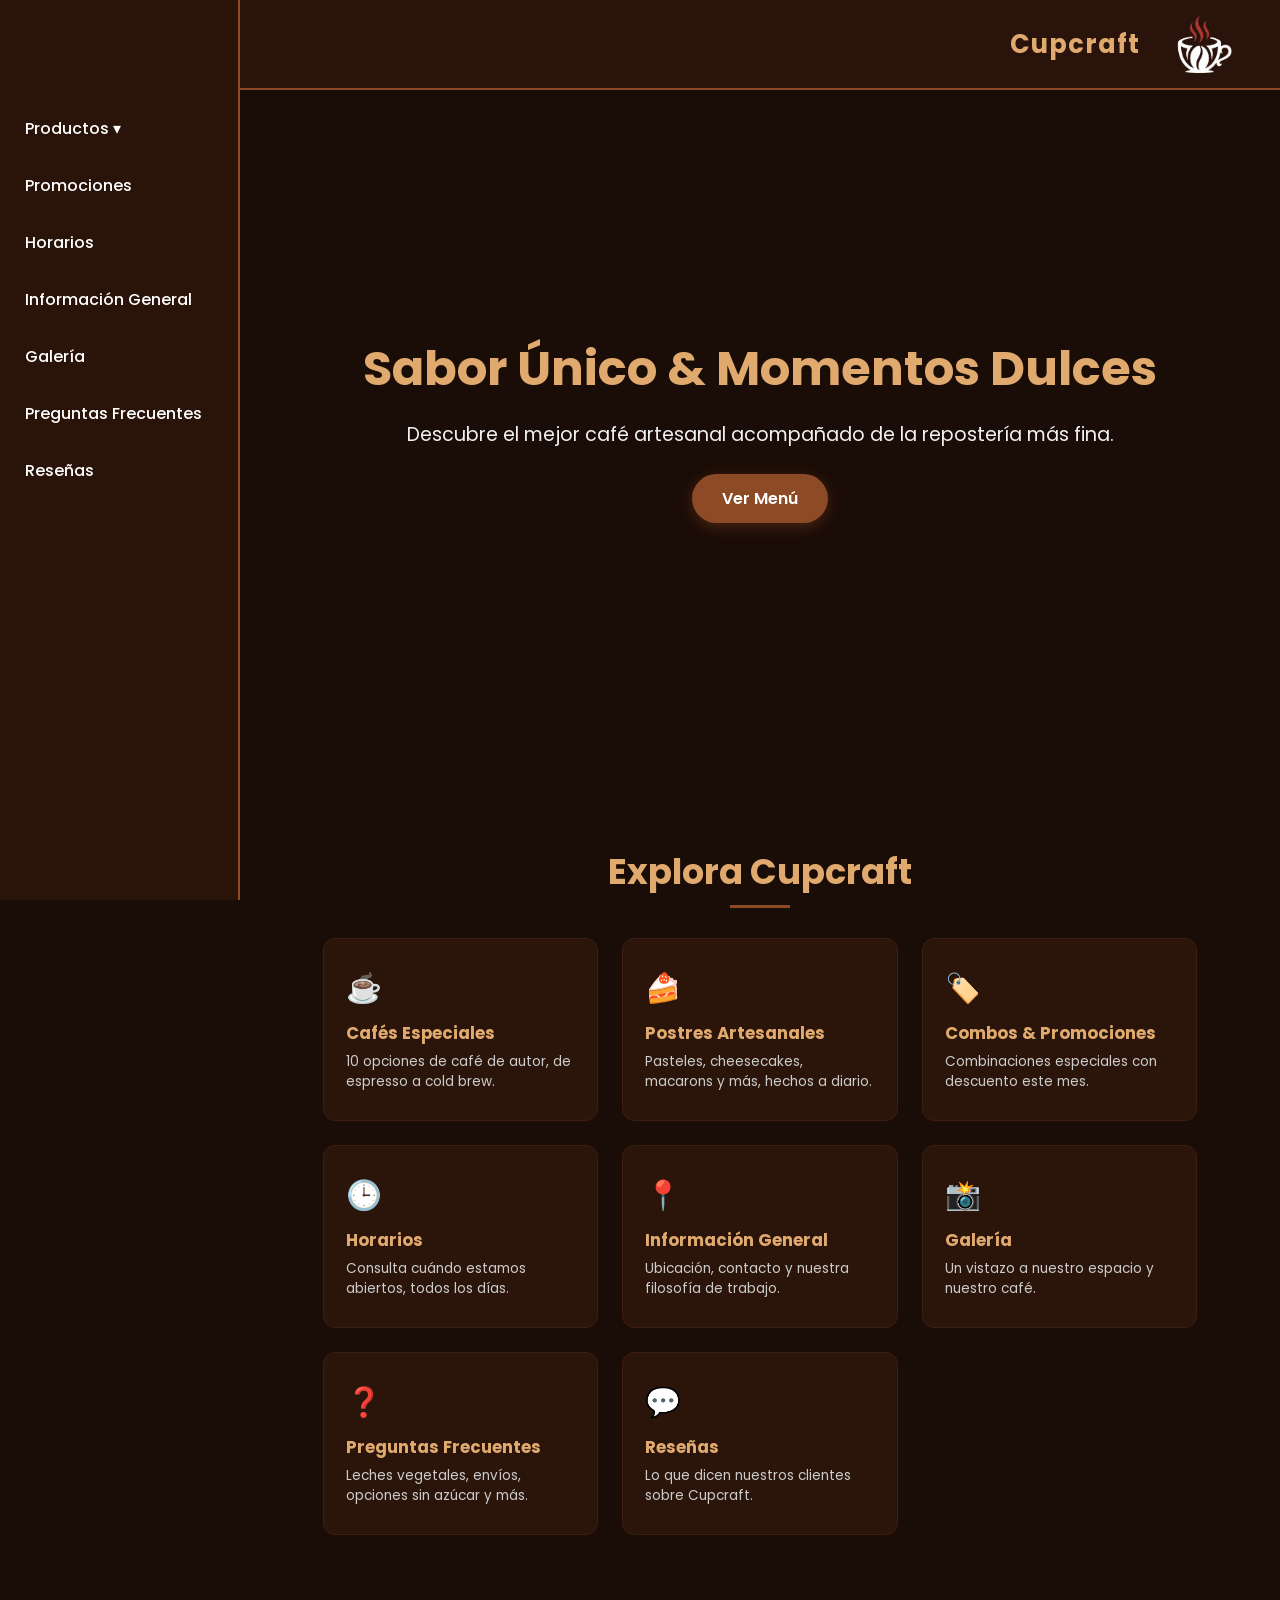
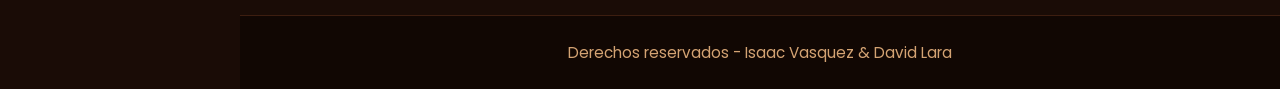
<file: index.html>
<!DOCTYPE html>
<html lang="es">
<head>
    <meta charset="UTF-8">
    <meta name="viewport" content="width=device-width, initial-scale=1.0">
    <title>Cupcraft - Café & Postres Premium</title>
    <link href="https://fonts.googleapis.com/css2?family=Poppins:wght@300;400;600;700&display=swap" rel="stylesheet">
    <link rel="stylesheet" href="css/1.css">
</head>
<body>

    <!-- Encabezado Superior -->
    <header class="top-header">
        <button class="hamburger-btn" id="hamburger-btn" aria-label="Abrir menú">
            <span></span>
            <span></span>
            <span></span>
        </button>

        <div class="logo-container">
            <a href="index.html">
                <span class="brand-name">Cupcraft</span>
                <img src="logoo-removebg-preview.png" alt="Cupcraft Logo" class="logo-img">
            </a>
        </div>
    </header>

    <div class="sidebar-overlay" id="sidebar-overlay"></div>

    <!-- Barra de Navegación Lateral -->
    <aside class="sidebar" id="sidebar">
        <nav>
            <ul class="nav-links">
                <li class="dropdown">
                    <a href="productos.html">Productos ▾</a>
                    <ul class="submenu">
                        <li><a href="productos.html#cafes">☕ Cafés</a></li>
                        <li><a href="productos.html#postres">🍰 Postres</a></li>
                    </ul>
                </li>
                <li><a href="promos.html">Promociones</a></li>
                <li><a href="horarios.html">Horarios</a></li>
                <li><a href="informacion.html">Información General</a></li>
                <li><a href="galeria.html">Galería</a></li>
                <li><a href="faq.html">Preguntas Frecuentes</a></li>
                <li><a href="resenas.html">Reseñas</a></li>
            </ul>
        </nav>
    </aside>

    <main class="main-content">

        <!-- Portada Hero -->
        <section class="hero">
            <div class="hero-content">
                <h1>Sabor Único & Momentos Dulces</h1>
                <p>Descubre el mejor café artesanal acompañado de la repostería más fina.</p>
                <a href="productos.html" class="btn">Ver Menú</a>
            </div>
        </section>

        <!-- Enlaces rápidos a cada sección -->
        <section class="section">
            <h2 class="title">Explora Cupcraft</h2>
            <div class="quicklinks-grid">
                <a href="productos.html#cafes" class="quicklink-card">
                    <span class="emoji">☕</span>
                    <h3>Cafés Especiales</h3>
                    <p>10 opciones de café de autor, de espresso a cold brew.</p>
                </a>
                <a href="productos.html#postres" class="quicklink-card">
                    <span class="emoji">🍰</span>
                    <h3>Postres Artesanales</h3>
                    <p>Pasteles, cheesecakes, macarons y más, hechos a diario.</p>
                </a>
                <a href="promos.html" class="quicklink-card">
                    <span class="emoji">🏷️</span>
                    <h3>Combos & Promociones</h3>
                    <p>Combinaciones especiales con descuento este mes.</p>
                </a>
                <a href="horarios.html" class="quicklink-card">
                    <span class="emoji">🕒</span>
                    <h3>Horarios</h3>
                    <p>Consulta cuándo estamos abiertos, todos los días.</p>
                </a>
                <a href="informacion.html" class="quicklink-card">
                    <span class="emoji">📍</span>
                    <h3>Información General</h3>
                    <p>Ubicación, contacto y nuestra filosofía de trabajo.</p>
                </a>
                <a href="galeria.html" class="quicklink-card">
                    <span class="emoji">📸</span>
                    <h3>Galería</h3>
                    <p>Un vistazo a nuestro espacio y nuestro café.</p>
                </a>
                <a href="faq.html" class="quicklink-card">
                    <span class="emoji">❓</span>
                    <h3>Preguntas Frecuentes</h3>
                    <p>Leches vegetales, envíos, opciones sin azúcar y más.</p>
                </a>
                <a href="resenas.html" class="quicklink-card">
                    <span class="emoji">💬</span>
                    <h3>Reseñas</h3>
                    <p>Lo que dicen nuestros clientes sobre Cupcraft.</p>
                </a>
            </div>
        </section>

        <!-- Pie de Página -->
        <footer>
            <p>Derechos reservados - Isaac Vasquez & David Lara</p>
        </footer>

    </main>

    <script src="js/main.js"></script>
</body>
</html>
</file>
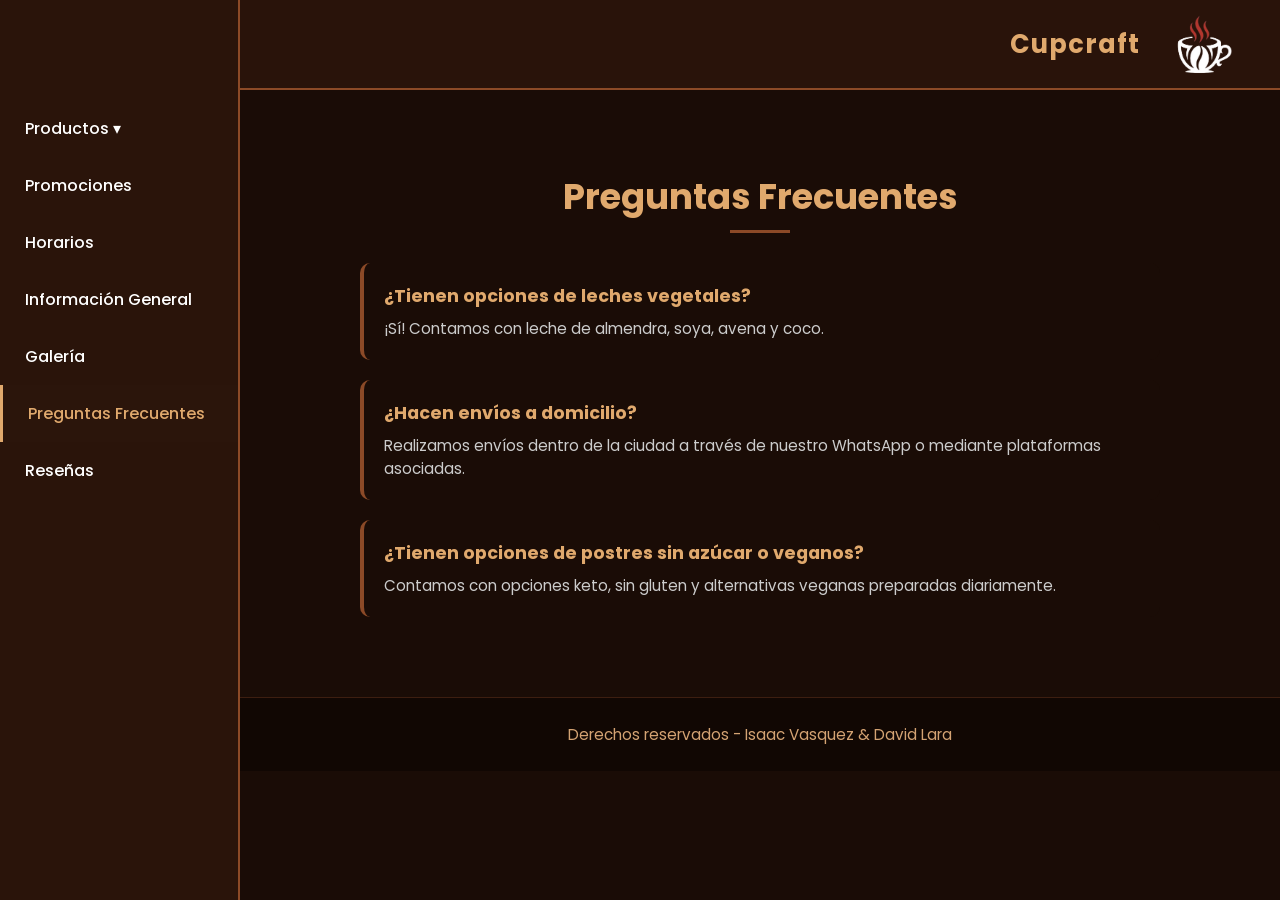
<file: faq.html>
<!DOCTYPE html>
<html lang="es">
<head>
    <meta charset="UTF-8">
    <meta name="viewport" content="width=device-width, initial-scale=1.0">
    <title>Preguntas Frecuentes - Cupcraft</title>
    <link href="https://fonts.googleapis.com/css2?family=Poppins:wght@300;400;600;700&display=swap" rel="stylesheet">
    <link rel="stylesheet" href="css/1.css">
</head>
<body>

    <header class="top-header">
        <button class="hamburger-btn" id="hamburger-btn" aria-label="Abrir menú">
            <span></span>
            <span></span>
            <span></span>
        </button>

        <div class="logo-container">
            <a href="index.html">
                <span class="brand-name">Cupcraft</span>
                <img src="logoo-removebg-preview.png" alt="Cupcraft Logo" class="logo-img">
            </a>
        </div>
    </header>

    <div class="sidebar-overlay" id="sidebar-overlay"></div>

    <aside class="sidebar" id="sidebar">
        <nav>
            <ul class="nav-links">
                <li class="dropdown">
                    <a href="productos.html">Productos ▾</a>
                    <ul class="submenu">
                        <li><a href="productos.html#cafes">☕ Cafés</a></li>
                        <li><a href="productos.html#postres">🍰 Postres</a></li>
                    </ul>
                </li>
                <li><a href="promos.html">Promociones</a></li>
                <li><a href="horarios.html">Horarios</a></li>
                <li><a href="informacion.html">Información General</a></li>
                <li><a href="galeria.html">Galería</a></li>
                <li><a href="faq.html">Preguntas Frecuentes</a></li>
                <li><a href="resenas.html">Reseñas</a></li>
            </ul>
        </nav>
    </aside>

    <main class="main-content">

        <section id="faq" class="section">
            <h2 class="title">Preguntas Frecuentes</h2>
            <div class="faq-container">
                <div class="faq-item">
                    <h3>¿Tienen opciones de leches vegetales?</h3>
                    <p>¡Sí! Contamos con leche de almendra, soya, avena y coco.</p>
                </div>
                <div class="faq-item">
                    <h3>¿Hacen envíos a domicilio?</h3>
                    <p>Realizamos envíos dentro de la ciudad a través de nuestro WhatsApp o mediante plataformas asociadas.</p>
                </div>
                <div class="faq-item">
                    <h3>¿Tienen opciones de postres sin azúcar o veganos?</h3>
                    <p>Contamos con opciones keto, sin gluten y alternativas veganas preparadas diariamente.</p>
                </div>
            </div>
        </section>

        <footer>
            <p>Derechos reservados - Isaac Vasquez & David Lara</p>
        </footer>

    </main>

    <script src="js/main.js"></script>
</body>
</html>
</file>
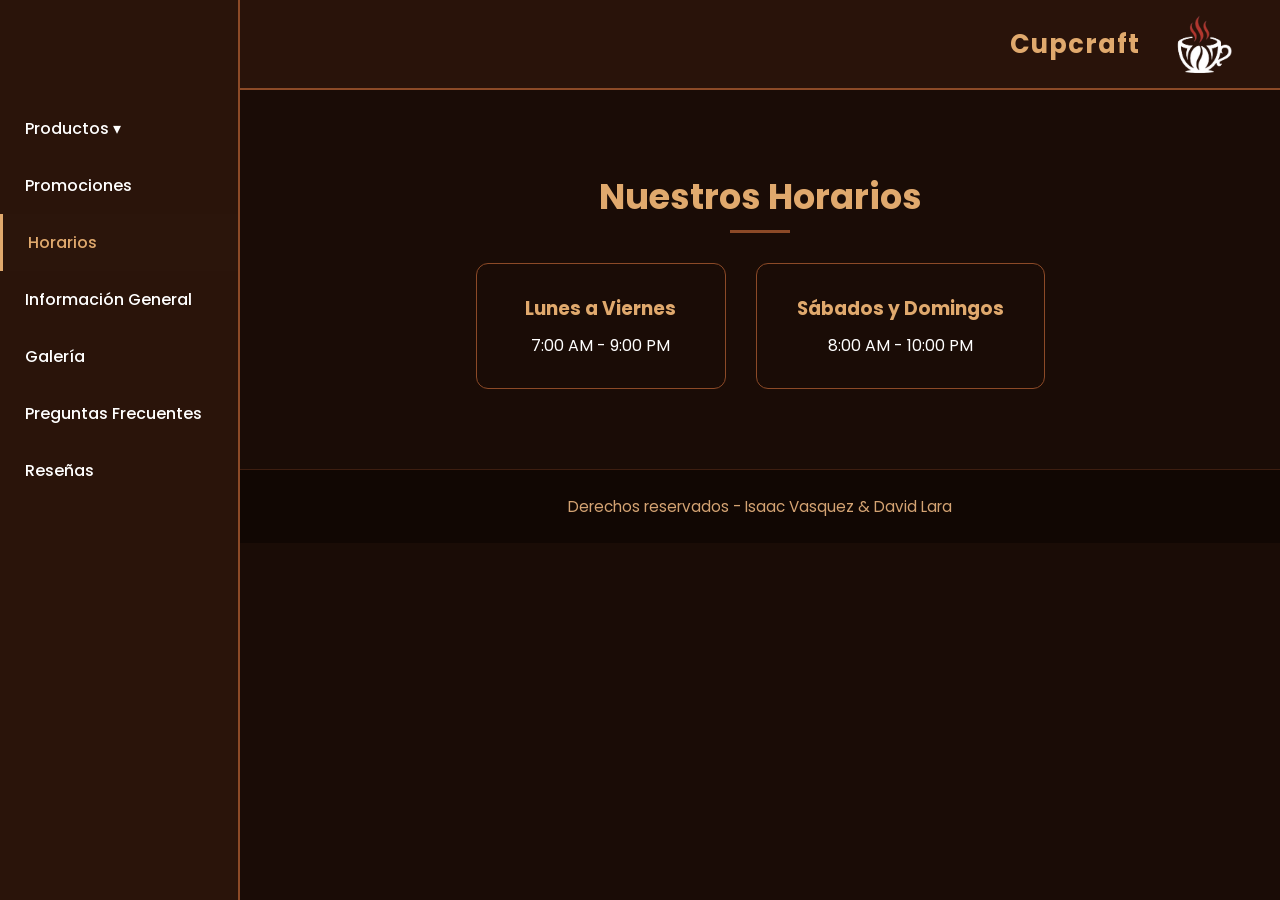
<file: horarios.html>
<!DOCTYPE html>
<html lang="es">
<head>
    <meta charset="UTF-8">
    <meta name="viewport" content="width=device-width, initial-scale=1.0">
    <title>Horarios - Cupcraft</title>
    <link href="https://fonts.googleapis.com/css2?family=Poppins:wght@300;400;600;700&display=swap" rel="stylesheet">
    <link rel="stylesheet" href="css/1.css">
</head>
<body>

    <header class="top-header">
        <button class="hamburger-btn" id="hamburger-btn" aria-label="Abrir menú">
            <span></span>
            <span></span>
            <span></span>
        </button>

        <div class="logo-container">
            <a href="index.html">
                <span class="brand-name">Cupcraft</span>
                <img src="logoo-removebg-preview.png" alt="Cupcraft Logo" class="logo-img">
            </a>
        </div>
    </header>

    <div class="sidebar-overlay" id="sidebar-overlay"></div>

    <aside class="sidebar" id="sidebar">
        <nav>
            <ul class="nav-links">
                <li class="dropdown">
                    <a href="productos.html">Productos ▾</a>
                    <ul class="submenu">
                        <li><a href="productos.html#cafes">☕ Cafés</a></li>
                        <li><a href="productos.html#postres">🍰 Postres</a></li>
                    </ul>
                </li>
                <li><a href="promos.html">Promociones</a></li>
                <li><a href="horarios.html">Horarios</a></li>
                <li><a href="informacion.html">Información General</a></li>
                <li><a href="galeria.html">Galería</a></li>
                <li><a href="faq.html">Preguntas Frecuentes</a></li>
                <li><a href="resenas.html">Reseñas</a></li>
            </ul>
        </nav>
    </aside>

    <main class="main-content">

        <section id="horarios" class="section">
            <h2 class="title">Nuestros Horarios</h2>
            <div class="horarios-container">
                <div class="horario-box">
                    <h3>Lunes a Viernes</h3>
                    <p>7:00 AM - 9:00 PM</p>
                </div>
                <div class="horario-box">
                    <h3>Sábados y Domingos</h3>
                    <p>8:00 AM - 10:00 PM</p>
                </div>
            </div>
        </section>

        <footer>
            <p>Derechos reservados - Isaac Vasquez & David Lara</p>
        </footer>

    </main>

    <script src="js/main.js"></script>
</body>
</html>
</file>
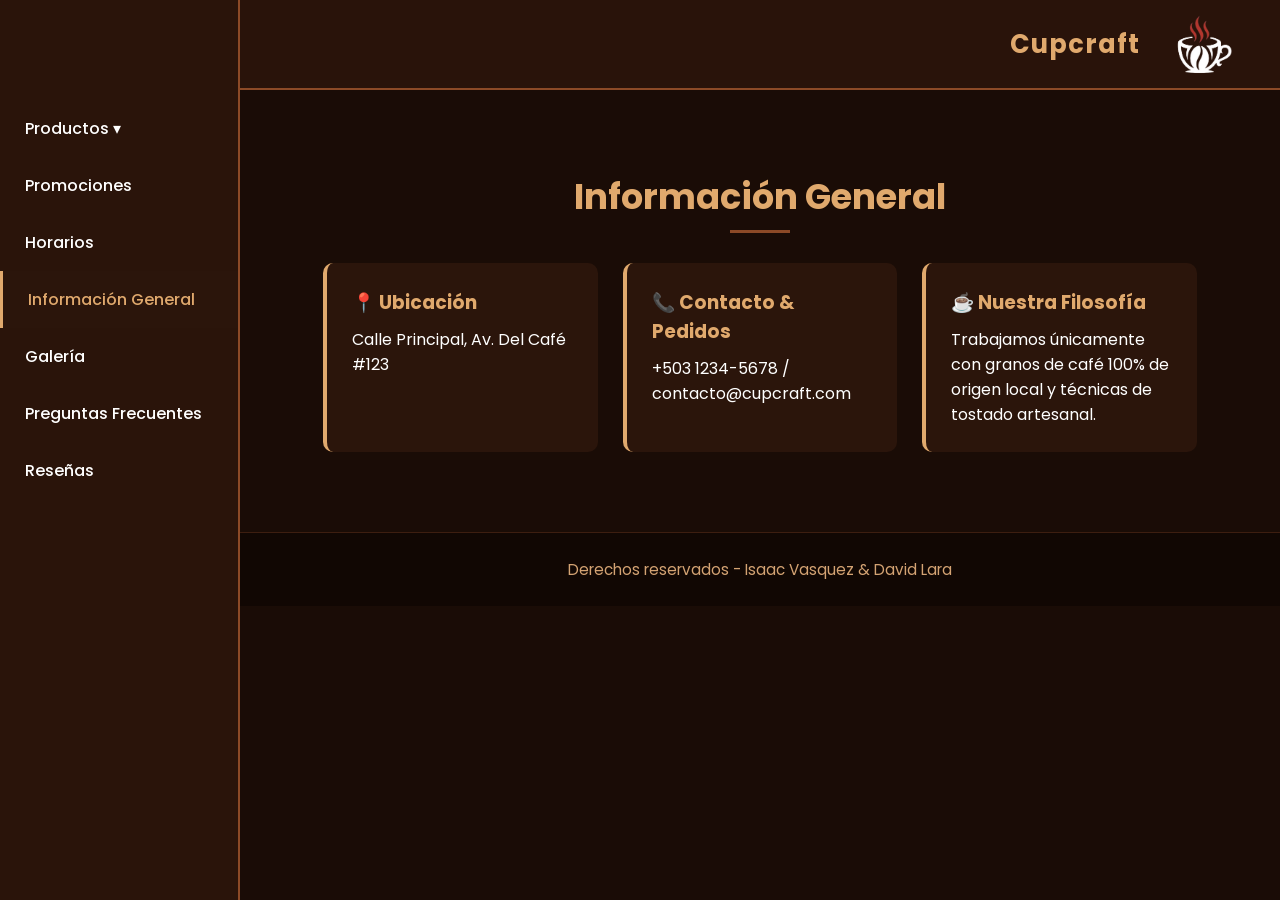
<file: informacion.html>
<!DOCTYPE html>
<html lang="es">
<head>
    <meta charset="UTF-8">
    <meta name="viewport" content="width=device-width, initial-scale=1.0">
    <title>Información General - Cupcraft</title>
    <link href="https://fonts.googleapis.com/css2?family=Poppins:wght@300;400;600;700&display=swap" rel="stylesheet">
    <link rel="stylesheet" href="css/1.css">
</head>
<body>

    <header class="top-header">
        <button class="hamburger-btn" id="hamburger-btn" aria-label="Abrir menú">
            <span></span>
            <span></span>
            <span></span>
        </button>

        <div class="logo-container">
            <a href="index.html">
                <span class="brand-name">Cupcraft</span>
                <img src="logoo-removebg-preview.png" alt="Cupcraft Logo" class="logo-img">
            </a>
        </div>
    </header>

    <div class="sidebar-overlay" id="sidebar-overlay"></div>

    <aside class="sidebar" id="sidebar">
        <nav>
            <ul class="nav-links">
                <li class="dropdown">
                    <a href="productos.html">Productos ▾</a>
                    <ul class="submenu">
                        <li><a href="productos.html#cafes">☕ Cafés</a></li>
                        <li><a href="productos.html#postres">🍰 Postres</a></li>
                    </ul>
                </li>
                <li><a href="promos.html">Promociones</a></li>
                <li><a href="horarios.html">Horarios</a></li>
                <li><a href="informacion.html">Información General</a></li>
                <li><a href="galeria.html">Galería</a></li>
                <li><a href="faq.html">Preguntas Frecuentes</a></li>
                <li><a href="resenas.html">Reseñas</a></li>
            </ul>
        </nav>
    </aside>

    <main class="main-content">

        <section id="informacion" class="section">
            <h2 class="title">Información General</h2>
            <div class="info-content">
                <div class="info-card">
                    <h3>📍 Ubicación</h3>
                    <p>Calle Principal, Av. Del Café #123</p>
                </div>
                <div class="info-card">
                    <h3>📞 Contacto & Pedidos</h3>
                    <p>+503 1234-5678 / contacto@cupcraft.com</p>
                </div>
                <div class="info-card">
                    <h3>☕ Nuestra Filosofía</h3>
                    <p>Trabajamos únicamente con granos de café 100% de origen local y técnicas de tostado artesanal.</p>
                </div>
            </div>
        </section>

        <footer>
            <p>Derechos reservados - Isaac Vasquez & David Lara</p>
        </footer>

    </main>

    <script src="js/main.js"></script>
</body>
</html>
</file>
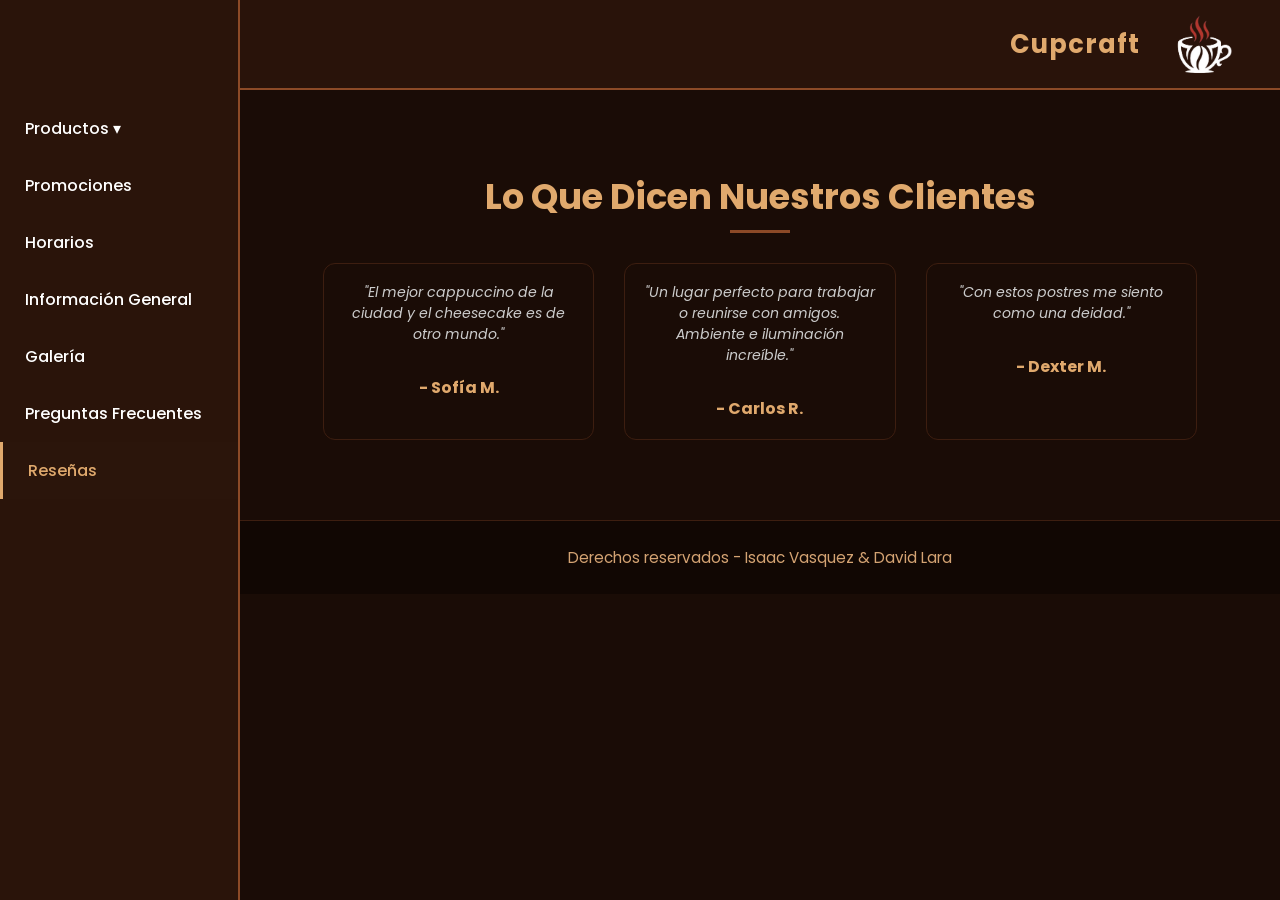
<file: resenas.html>
<!DOCTYPE html>
<html lang="es">
<head>
    <meta charset="UTF-8">
    <meta name="viewport" content="width=device-width, initial-scale=1.0">
    <title>Reseñas - Cupcraft</title>
    <link href="https://fonts.googleapis.com/css2?family=Poppins:wght@300;400;600;700&display=swap" rel="stylesheet">
    <link rel="stylesheet" href="css/1.css">
</head>
<body>

    <header class="top-header">
        <button class="hamburger-btn" id="hamburger-btn" aria-label="Abrir menú">
            <span></span>
            <span></span>
            <span></span>
        </button>

        <div class="logo-container">
            <a href="index.html">
                <span class="brand-name">Cupcraft</span>
                <img src="logoo-removebg-preview.png" alt="Cupcraft Logo" class="logo-img">
            </a>
        </div>
    </header>

    <div class="sidebar-overlay" id="sidebar-overlay"></div>

    <aside class="sidebar" id="sidebar">
        <nav>
            <ul class="nav-links">
                <li class="dropdown">
                    <a href="productos.html">Productos ▾</a>
                    <ul class="submenu">
                        <li><a href="productos.html#cafes">☕ Cafés</a></li>
                        <li><a href="productos.html#postres">🍰 Postres</a></li>
                    </ul>
                </li>
                <li><a href="promos.html">Promociones</a></li>
                <li><a href="horarios.html">Horarios</a></li>
                <li><a href="informacion.html">Información General</a></li>
                <li><a href="galeria.html">Galería</a></li>
                <li><a href="faq.html">Preguntas Frecuentes</a></li>
                <li><a href="resenas.html">Reseñas</a></li>
            </ul>
        </nav>
    </aside>

    <main class="main-content">

        <section id="resenas" class="section">
            <h2 class="title">Lo Que Dicen Nuestros Clientes</h2>
            <div class="grid-cards">
                <div class="card testimonial">
                    <p>"El mejor cappuccino de la ciudad y el cheesecake es de otro mundo."</p>
                    <h4>- Sofía M.</h4>
                </div>
                <div class="card testimonial">
                    <p>"Un lugar perfecto para trabajar o reunirse con amigos. Ambiente e iluminación increíble."</p>
                    <h4>- Carlos R.</h4>
                </div>
                <div class="card testimonial">
                    <p>"Con estos postres me siento como una deidad."</p>
                    <h4>- Dexter M.</h4>
                </div>
            </div>
        </section>

        <footer>
            <p>Derechos reservados - Isaac Vasquez & David Lara</p>
        </footer>

    </main>

    <script src="js/main.js"></script>
</body>
</html>
</file>
<file: css/1.css>
* {
    margin: 0;
    padding: 0;
    box-sizing: border-box;
    font-family: 'Poppins', sans-serif;
    scroll-behavior: smooth;
}

body {
    background-color: #1a0c06; 
    color: #ffffff;
    display: flex;
}

.top-header {
    position: fixed;
    top: 0;
    right: 0;
    left: 240px;
    height: 90px;
    background: rgba(43, 21, 11, 0.95);
    backdrop-filter: blur(10px);
    display: flex;
    justify-content: flex-end;
    align-items: center;
    padding: 0 40px;
    z-index: 999;
    border-bottom: 2px solid #8c4a27;
    transition: left 0.3s ease;
}

.logo-container {
    display: flex;
    align-items: center;
    gap: 20px;
}

.logo-container a {
    display: flex;
    align-items: center;
    gap: 20px;
    text-decoration: none;
}

.brand-name {
    font-size: 1.6rem;
    font-weight: 700;
    color: #e0a96d;
    letter-spacing: 1px;
}

.logo-img {
    width: 80px;
    height: 70px;
    object-fit: contain;
}

/* Botón Hamburguesa (oculto en escritorio) */
.hamburger-btn {
    display: none;
    flex-direction: column;
    justify-content: space-between;
    width: 30px;
    height: 22px;
    background: transparent;
    border: none;
    cursor: pointer;
    z-index: 1002;
}

.hamburger-btn span {
    width: 100%;
    height: 3px;
    background-color: #e0a96d;
    border-radius: 2px;
    transition: all 0.3s ease;
}

.hamburger-btn.open span:nth-child(1) {
    transform: translateY(9.5px) rotate(45deg);
}

.hamburger-btn.open span:nth-child(2) {
    opacity: 0;
}

.hamburger-btn.open span:nth-child(3) {
    transform: translateY(-9.5px) rotate(-45deg);
}

/* Sidebar y Overlay */
.sidebar {
    width: 240px;
    height: 100vh;
    position: fixed;
    top: 0;
    left: 0;
    background: rgba(43, 21, 11, 0.98);
    border-right: 2px solid #8c4a27;
    padding-top: 100px;
    z-index: 1000;
    backdrop-filter: blur(10px);
    transition: transform 0.3s ease;
}

.sidebar-overlay {
    display: none;
    position: fixed;
    top: 0;
    left: 0;
    width: 100vw;
    height: 100vh;
    background: rgba(0, 0, 0, 0.7);
    z-index: 998;
}

.nav-links {
    display: flex;
    flex-direction: column;
    list-style: none;
    gap: 0;
}

.nav-links li {
    position: relative;
    width: 100%;
}

.nav-links a {
    display: block;
    color: #ffffff;
    text-decoration: none;
    font-size: 1rem;
    font-weight: 500;
    padding: 16px 25px;
    transition: all 0.3s ease;
}

.nav-links a:hover {
    color: #e0a96d;
    background-color: #2b150b;
    padding-left: 32px;
}

.nav-links a.active {
    color: #e0a96d;
    background-color: #2b150b;
    border-left: 3px solid #e0a96d;
}

.dropdown:hover .submenu {
    display: block;
}

.submenu {
    display: none;
    background-color: #1a0c06;
    list-style: none;
    border-left: 3px solid #8c4a27;
}

.submenu a {
    padding: 12px 10px 12px 35px;
    font-size: 0.9rem;
    color: #d4a373;
}

.submenu a:hover {
    color: #ffffff;
    background-color: #2b150b;
}

.main-content {
    margin-left: 240px;
    width: calc(100% - 240px);
    margin-top: 90px;
    transition: margin-left 0.3s ease, width 0.3s ease;
}

.hero {
    height: 75vh;
    background: linear-gradient(rgba(26, 12, 6, 0.7), rgba(26, 12, 6, 0.9)), 
                url('https://images.unsplash.com/photo-1501339847302-ac426a4a7cbb?auto=format&fit=crop&w=1500&q=80') center/cover no-repeat;
    display: flex;
    justify-content: center;
    align-items: center;
    text-align: center;
    padding: 0 20px;
}

.hero-content h1 {
    font-size: 3rem;
    color: #e0a96d;
    margin-bottom: 15px;
}

.hero-content p {
    font-size: 1.2rem;
    margin-bottom: 25px;
    color: #f1f1f1;
}

.btn {
    display: inline-block;
    padding: 12px 30px;
    background-color: #8c4a27;
    color: #fff;
    text-decoration: none;
    font-weight: 600;
    border-radius: 25px;
    transition: all 0.3s ease;
    box-shadow: 0 4px 15px rgba(140, 74, 39, 0.4);
}

.btn:hover {
    background-color: #e0a96d;
    color: #1a0c06;
    transform: translateY(-3px);
}

.section {
    padding: 80px 8%;
}

.dark-bg {
    background-color: #2b150b;
}

.title {
    text-align: center;
    font-size: 2.2rem;
    color: #e0a96d;
    margin-bottom: 40px;
    position: relative;
}

.title::after {
    content: '';
    width: 60px;
    height: 3px;
    background-color: #8c4a27;
    position: absolute;
    bottom: -10px;
    left: 50%;
    transform: translateX(-50%);
}

.subtitle {
    font-size: 1.6rem;
    margin: 40px 0 25px;
    color: #d4a373;
    border-bottom: 1px solid #3d1e10;
    padding-bottom: 8px;
}

.grid-cards {
    display: grid;
    grid-template-columns: repeat(auto-fill, minmax(230px, 1fr));
    gap: 30px;
}

.card {
    background-color: #2b150b;
    border-radius: 12px;
    padding: 18px;
    border: 1px solid #3d1e10;
    transition: transform 0.3s ease, box-shadow 0.3s ease;
    display: flex;
    flex-direction: column;
    align-items: center;
    text-align: center;
    position: relative;
}

.card:hover {
    transform: translateY(-8px);
    box-shadow: 0 10px 20px rgba(0, 0, 0, 0.5);
    border-color: #8c4a27;
}

.card img {
    width: 100%;
    aspect-ratio: 1 / 1;
    object-fit: cover;
    border-radius: 8px;
    margin-bottom: 15px;
}

.card h3 {
    margin-bottom: 10px;
    color: #ffffff;
    font-size: 1.1rem;
}

.card p {
    font-size: 0.88rem;
    color: #ccc;
    margin-bottom: 15px;
}

.price {
    font-size: 1.2rem;
    font-weight: 700;
    color: #e0a96d;
    margin-top: auto;
}

/* Tarjetas de Promociones */
.promo-card {
    background-color: #1a0c06;
}

.badge {
    position: absolute;
    top: 10px;
    right: 10px;
    background-color: #8c4a27;
    color: #fff;
    font-size: 0.75rem;
    font-weight: 700;
    padding: 4px 10px;
    border-radius: 12px;
}

/* Horarios */
.horarios-container {
    display: flex;
    justify-content: center;
    gap: 30px;
    flex-wrap: wrap;
}

.horario-box {
    background: #1a0c06;
    padding: 30px 40px;
    border-radius: 12px;
    border: 1px solid #8c4a27;
    text-align: center;
    min-width: 250px;
}

.horario-box h3 {
    color: #e0a96d;
    margin-bottom: 10px;
}

/* Información General */
.info-content {
    display: grid;
    grid-template-columns: repeat(auto-fit, minmax(250px, 1fr));
    gap: 25px;
}

.info-card {
    background: #2b150b;
    padding: 25px;
    border-radius: 10px;
    border-left: 4px solid #e0a96d;
}

.info-card h3 {
    color: #e0a96d;
    margin-bottom: 10px;
}

/* Galería */
.gallery-grid {
    display: grid;
    grid-template-columns: repeat(auto-fit, minmax(220px, 1fr));
    gap: 20px;
}

.gallery-grid img {
    width: 100%;
    height: 220px;
    object-fit: cover;
    border-radius: 10px;
    border: 1px solid #3d1e10;
    transition: transform 0.3s ease, filter 0.3s ease;
}

.gallery-grid img:hover {
    transform: scale(1.03);
    filter: brightness(1.15);
    border-color: #8c4a27;
}

/* Preguntas Frecuentes (FAQ) */
.faq-container {
    display: flex;
    flex-direction: column;
    gap: 20px;
    max-width: 800px;
    margin: 0 auto;
}

.faq-item {
    background-color: #1a0c06;
    padding: 20px;
    border-radius: 10px;
    border-left: 4px solid #8c4a27;
}

.faq-item h3 {
    color: #e0a96d;
    margin-bottom: 8px;
    font-size: 1.1rem;
}

.faq-item p {
    color: #ccc;
    font-size: 0.95rem;
}

/* Reseñas */
.testimonial {
    font-style: italic;
    background: #1a0c06;
}

.testimonial h4 {
    margin-top: 15px;
    color: #e0a96d;
    font-style: normal;
}

footer {
    background-color: #110703;
    text-align: center;
    padding: 25px 10px;
    border-top: 1px solid #3d1e10;
    font-size: 0.95rem;
    color: #d4a373;
}

/* Enlaces rápidos de la página de inicio */
.quicklinks-grid {
    display: grid;
    grid-template-columns: repeat(auto-fill, minmax(220px, 1fr));
    gap: 24px;
}

.quicklink-card {
    background-color: #2b150b;
    border: 1px solid #3d1e10;
    border-radius: 12px;
    padding: 28px 22px;
    text-decoration: none;
    color: #ffffff;
    transition: transform 0.3s ease, border-color 0.3s ease;
    display: block;
}

.quicklink-card:hover {
    transform: translateY(-6px);
    border-color: #8c4a27;
}

.quicklink-card .emoji {
    font-size: 1.8rem;
    display: block;
    margin-bottom: 10px;
}

.quicklink-card h3 {
    color: #e0a96d;
    margin-bottom: 6px;
    font-size: 1.05rem;
}

.quicklink-card p {
    font-size: 0.85rem;
    color: #ccc;
}

/* Adaptación para Tablets y Celulares (Menu Hamburguesa) */
@media (max-width: 1024px) {
    .top-header {
        left: 0;
        justify-content: space-between;
    }

    .hamburger-btn {
        display: flex;
    }

    .sidebar {
        transform: translateX(-100%);
    }

    .sidebar.active {
        transform: translateX(0);
    }

    .sidebar-overlay.active {
        display: block;
    }

    .main-content {
        margin-left: 0;
        width: 100%;
    }
}

@media (max-width: 600px) {
    .hero-content h1 {
        font-size: 2rem;
    }

    .title {
        font-size: 1.8rem;
    }
}
</file>
